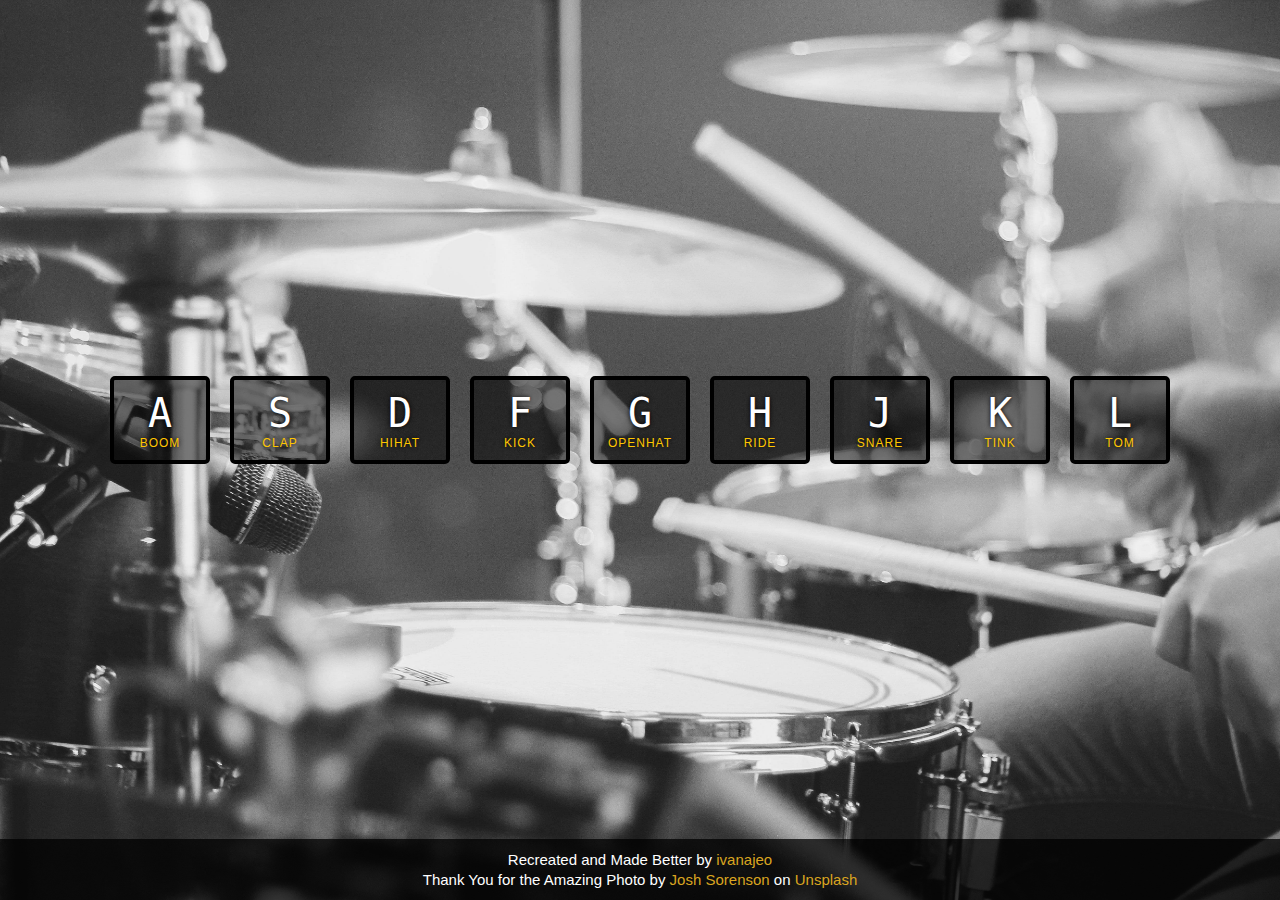
<file: 01_JavaScriptDrumKit/index.html>
<!DOCTYPE html>
<html lang="en">
<head>
    <meta charset="UTF-8">
    <meta name="viewport" content="width=device-width, initial-scale=1.0">
    <link rel="stylesheet" href="style.css">
    <script src="script.js" defer></script>
    <link rel="icon" href="./drum-solid.ico" />
        <title>JS Drum Kit | Better JavaScript30</title>
</head>
<body>
    <div class="container">
        <main class="main">
            <div class="keys">
                <div data-key="65" class="key">
                    <kbd>A</kbd>
                    <span class="sound">boom</span>
                </div>
                <div data-key="83" class="key">
                    <kbd>S</kbd>
                    <span class="sound">clap</span>
                </div>
                <div data-key="68" class="key">
                    <kbd>D</kbd>
                    <span class="sound">hihat</span>
                </div>
                <div data-key="70" class="key">
                    <kbd>F</kbd>
                    <span class="sound">kick</span>
                </div>
                <div data-key="71" class="key">
                    <kbd>G</kbd>
                    <span class="sound">openhat</span>
                </div>
                <div data-key="72" class="key">
                    <kbd>H</kbd>
                    <span class="sound">ride</span>
                </div>
                <div data-key="74" class="key">
                    <kbd>J</kbd>
                    <span class="sound">snare</span>
                </div>
                <div data-key="75" class="key">
                    <kbd>K</kbd>
                    <span class="sound">tink</span>
                </div>
                <div data-key="76" class="key">
                    <kbd>L</kbd>
                    <span class="sound">tom</span>
                </div>
            </div>
            <audio data-key="65" src="sounds/boom.wav"></audio>
            <audio data-key="83" src="sounds/clap.wav"></audio>
            <audio data-key="68" src="sounds/hihat.wav"></audio>
            <audio data-key="70" src="sounds/kick.wav"></audio>
            <audio data-key="71" src="sounds/openhat.wav"></audio>
            <audio data-key="72" src="sounds/ride.wav"></audio>
            <audio data-key="74" src="sounds/snare.wav"></audio>
            <audio data-key="75" src="sounds/tink.wav"></audio>
            <audio data-key="76" src="sounds/tom.wav"></audio>
        </main>
        <footer class="footer">
            <div class="profile">
                Recreated and Made Better by <a href="https://github.com/ivanajeo/better-javascript30/tree/main/01_JavaScriptDrumKit" class="github-link" target="_blank" rel="noopener noreferrer">ivanajeo</a>
            </div>
            
            Thank You for the Amazing Photo by <a href="https://unsplash.com/@joshsorenson?utm_content=creditCopyText&utm_medium=referral&utm_source=unsplash" class="photo-link" target="_blank" rel="noopener noreferrer">Josh Sorenson</a> on <a href="https://unsplash.com/photos/person-playing-drums-MjIMc6uhwrE?utm_content=creditCopyText&utm_medium=referral&utm_source=unsplash" class="photo-link" target="_blank" rel="noopener noreferrer">Unsplash</a>
            
        </footer>
    </div>
</body>
</html>
</file>
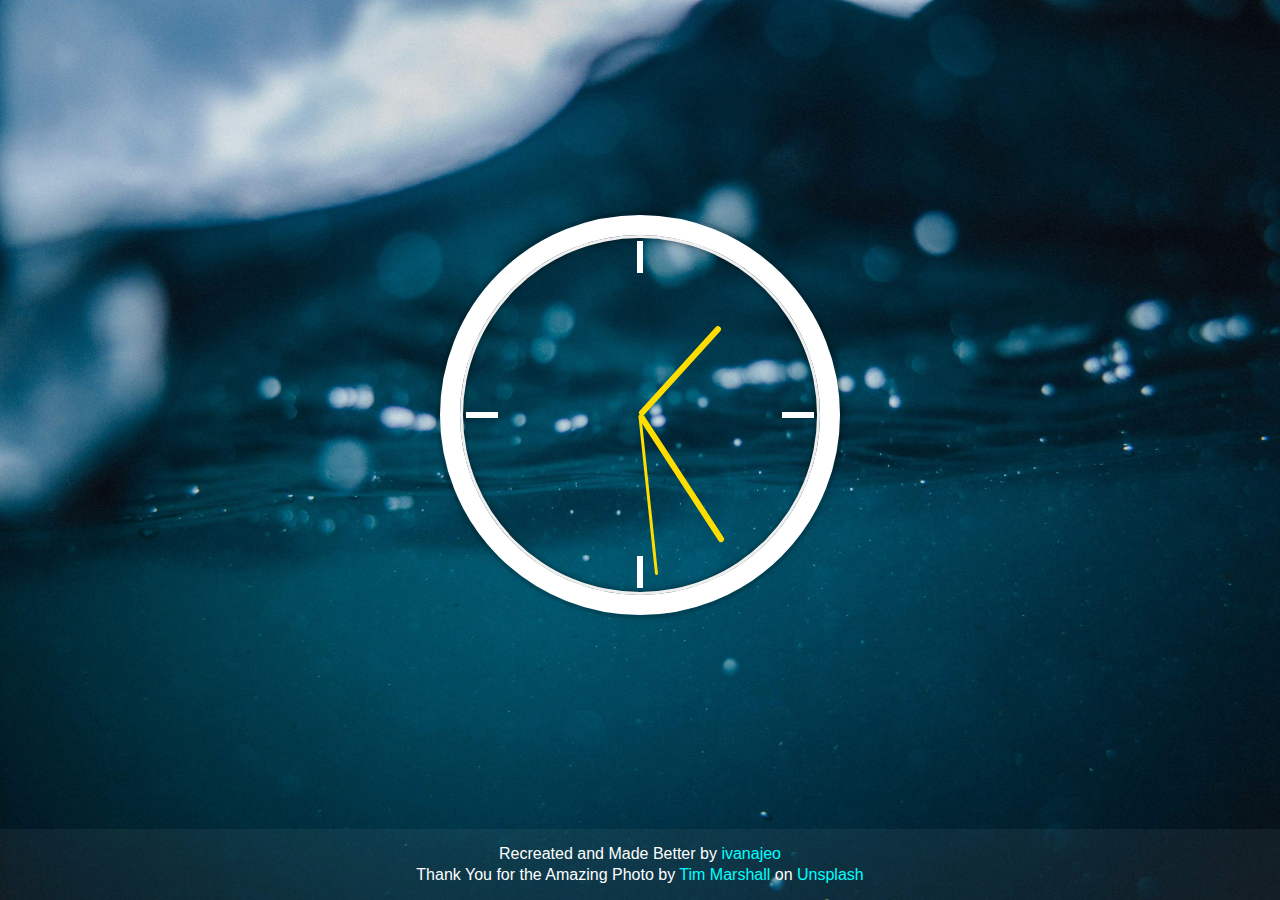
<file: 02_JsAndCssClock/index.html>
<!DOCTYPE html>
<html lang="en">
<head>
    <meta charset="UTF-8">
    <meta name="viewport" content="width=device-width, initial-scale=1.0">
    <link rel="stylesheet" href="style.css">
    <script src="script.js" defer></script>
    <link rel="icon" href="./clock-regular.ico">
    <title>JS and CSS Clock | Better JavaScript30</title>
</head>
<body>
    <div class="container">
        <main class="main">
            <div class="clock">
                <div class="clock-face">
                    <div class="time twelve"></div>
                    <div class="time three"></div>
                    <div class="time six"></div>
                    <div class="time nine"></div>
                    <div class="hand second-hand"></div>
                    <div class="hand minute-hand"></div>
                    <div class="hand hour-hand"></div>
                </div>
            </div>
        </main>

        <footer class="footer">
            <div class="profile">
                Recreated and Made Better by <a href="https://github.com/ivanajeo/better-javascript30/tree/main/02_JsAndCssClock" class="github-link" target="_blank" rel="noopener noreferrer">ivanajeo</a>
            </div>
            <div class="credit">
                Thank You for the Amazing Photo by <a href="https://unsplash.com/@timmarshall?utm_content=creditCopyText&utm_medium=referral&utm_source=unsplash" class="photo-link" target="_blank" rel="noopener noreferrer">Tim Marshall</a> on <a href="https://unsplash.com/photos/body-of-water-dYO_5KOMEkA?utm_content=creditCopyText&utm_medium=referral&utm_source=unsplash" class="photo-link" target="_blank" rel="noopener noreferrer">Unsplash</a>
  
            </div>
        </footer>
    </div>
</body>
</html>
</file>
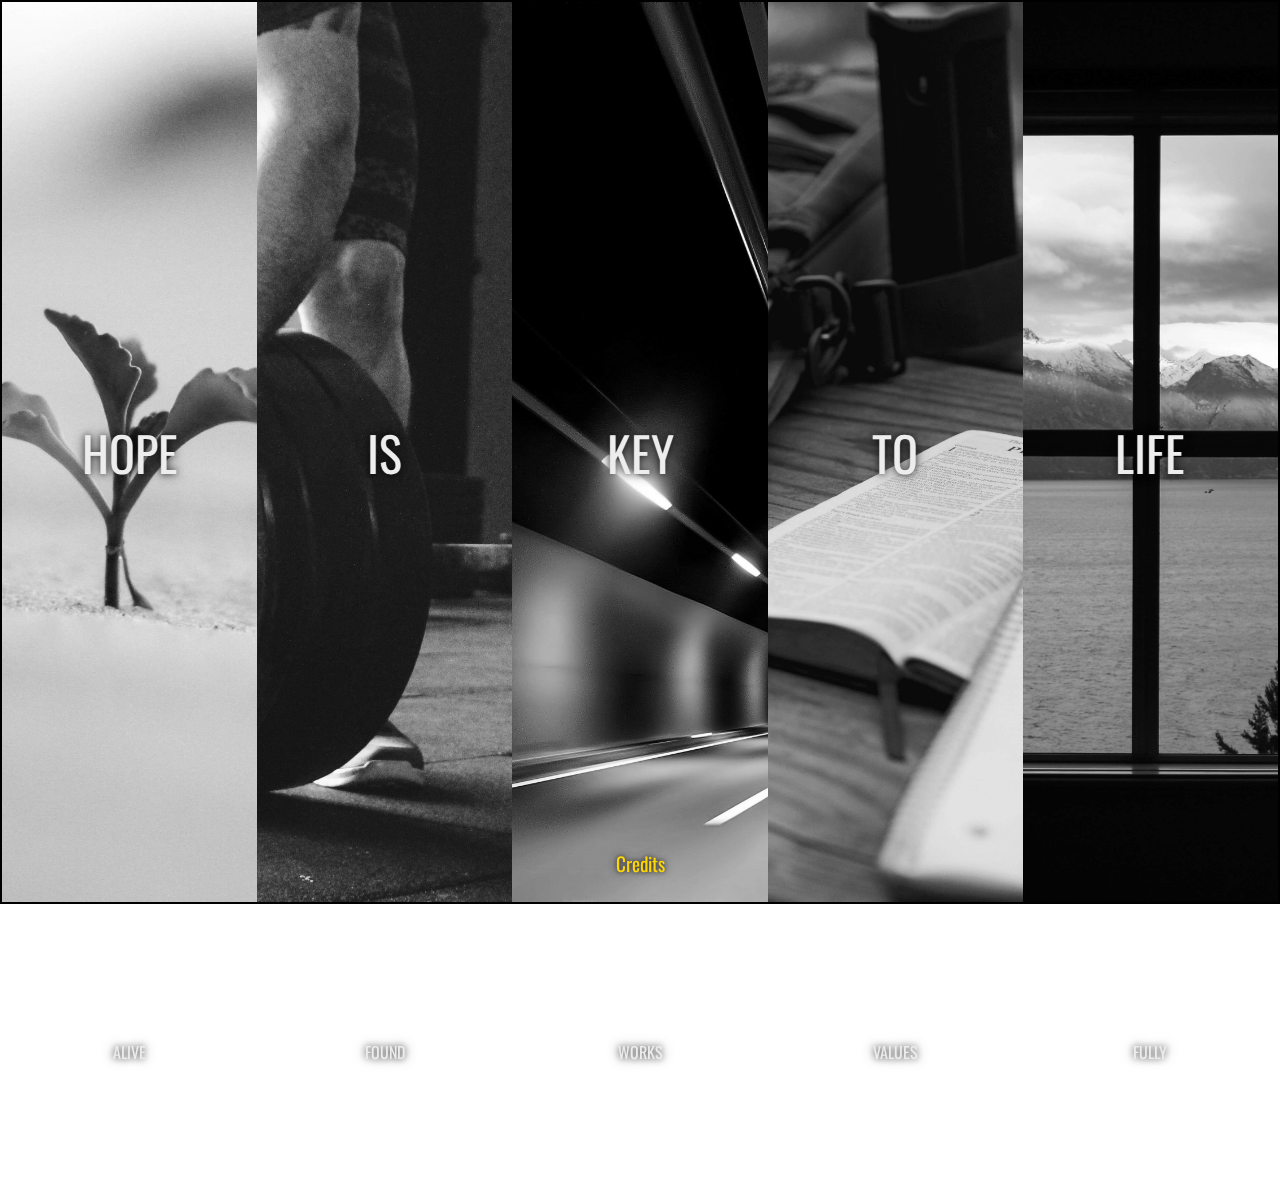
<file: 05_FlexPanelGallery/index.html>
<!DOCTYPE html>
<html lang="en">
<head>
    <meta charset="UTF-8">
    <meta name="viewport" content="width=device-width, initial-scale=1.0">
    <script src="script.js" defer></script>
    <link rel="preconnect" href="https://fonts.googleapis.com">
    <link rel="preconnect" href="https://fonts.gstatic.com" crossorigin>
    <link href="https://fonts.googleapis.com/css2?family=Oswald:wght@200..700&display=swap" rel="stylesheet">
    <link rel="stylesheet" href="style.css">
    <link rel="icon" href="./book-icon.ico">
    <title>Flex Panels | Better JavaScript30</title>
</head>
<body>
    <div class="container">
        <main class="main">
            <div class="panels">
                <div class="panel panel1">
                    <p class="word word1">Keep</p>
                    <p class="word word2">Hope</p>
                    <p class="word word3">Alive</p>
                </div>
                <div class="panel panel2">
                    <p class="word word1">Joy</p>
                    <p class="word word2">Is</p>
                    <p class="word word3">Found</p>
                </div>
                <div class="panel panel3">
                    <p class="word word1">The</p>
                    <p class="word word2">Key</p>
                    <p class="word word3">Works</p>
                </div>
                <div class="panel panel4">
                    <p class="word word1">Stick</p>
                    <p class="word word2">To</p>
                    <p class="word word3">Values</p>
                </div>
                <div class="panel panel5">
                    <p class="word word1">Live</p>
                    <p class="word word2">Life</p>
                    <p class="word word3">Fully</p>
                </div>
            </div>
        </main>
        <footer class="footer">
            <a href="https://github.com/ivanajeo/better-javascript30/blob/main/05_FlexPanelGallery/README.md#credits" class="credit-link" target="_blank" rel="noopener noreferrer">Credits</a>
        </footer>
    </div>
</body>
</html>
</file>
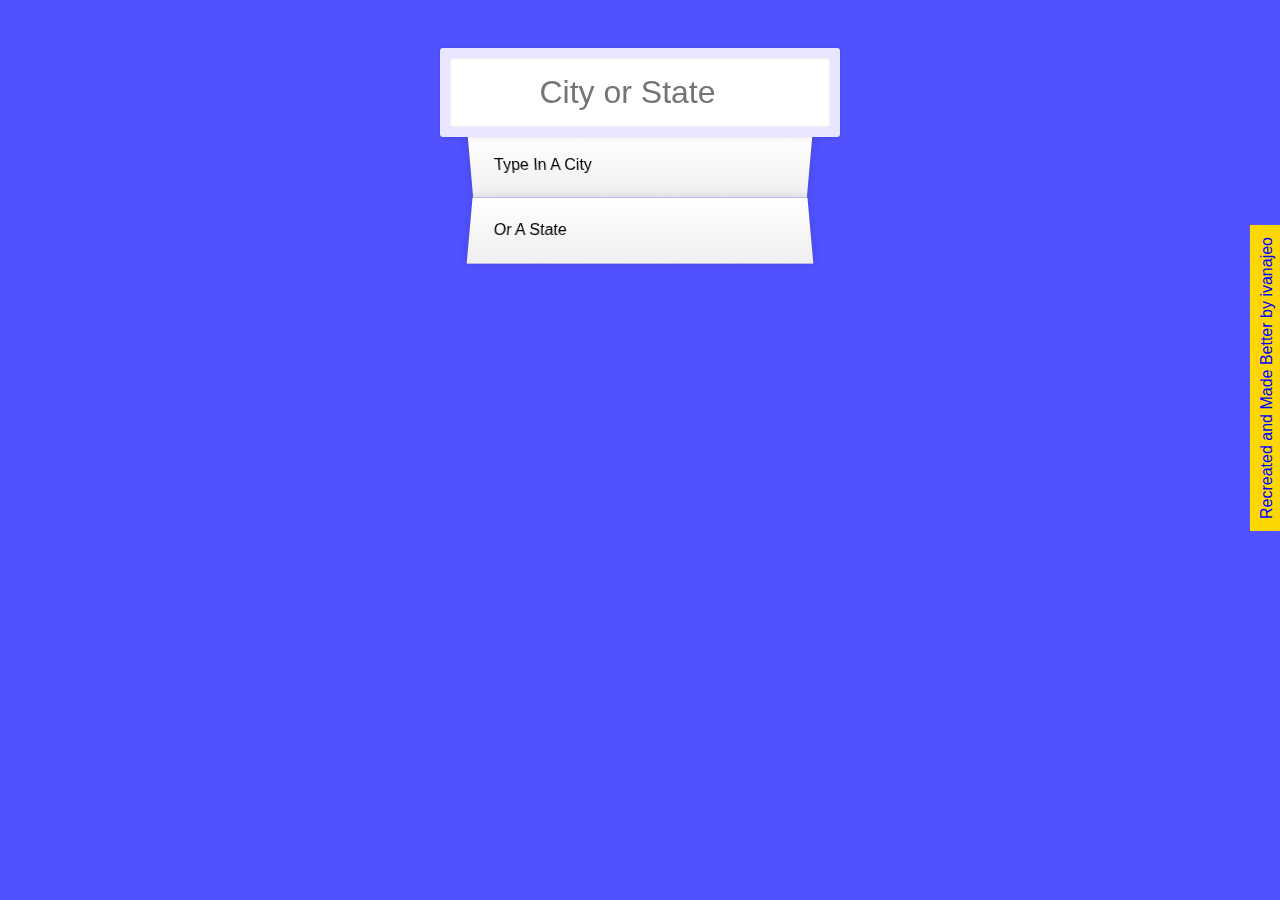
<file: 06_TypeAhead/index.html>
<!DOCTYPE html>
<html lang="en">
<head>
    <meta charset="UTF-8">
    <meta name="viewport" content="width=device-width, initial-scale=1.0">
    <script src="./script.js" defer></script>
    <link rel="stylesheet" href="style.css">
    <link rel="icon" href="./address-book-icon.ico">
    <title>JS Address Book | Better JavaScript30</title>
</head>
<body>
    <div class="container">
        <main class="main">
            <form class="search-form">
                <input type="search" placeholder="City or State" class="search">
                <ul class="suggestions">
                    <li>Type in a city</li>
                    <li>or a state</li>
                </ul>
            </form>
        </main>
        <footer class="footer">
            Recreated and Made Better by <a href="https://github.com/ivanajeo/better-javascript30/tree/main/06_TypeAhead" class="github-link" target="_blank" rel="noopener noreferrer">ivanajeo</a>
        </footer>
    </div>
</body>
</html>
</file>
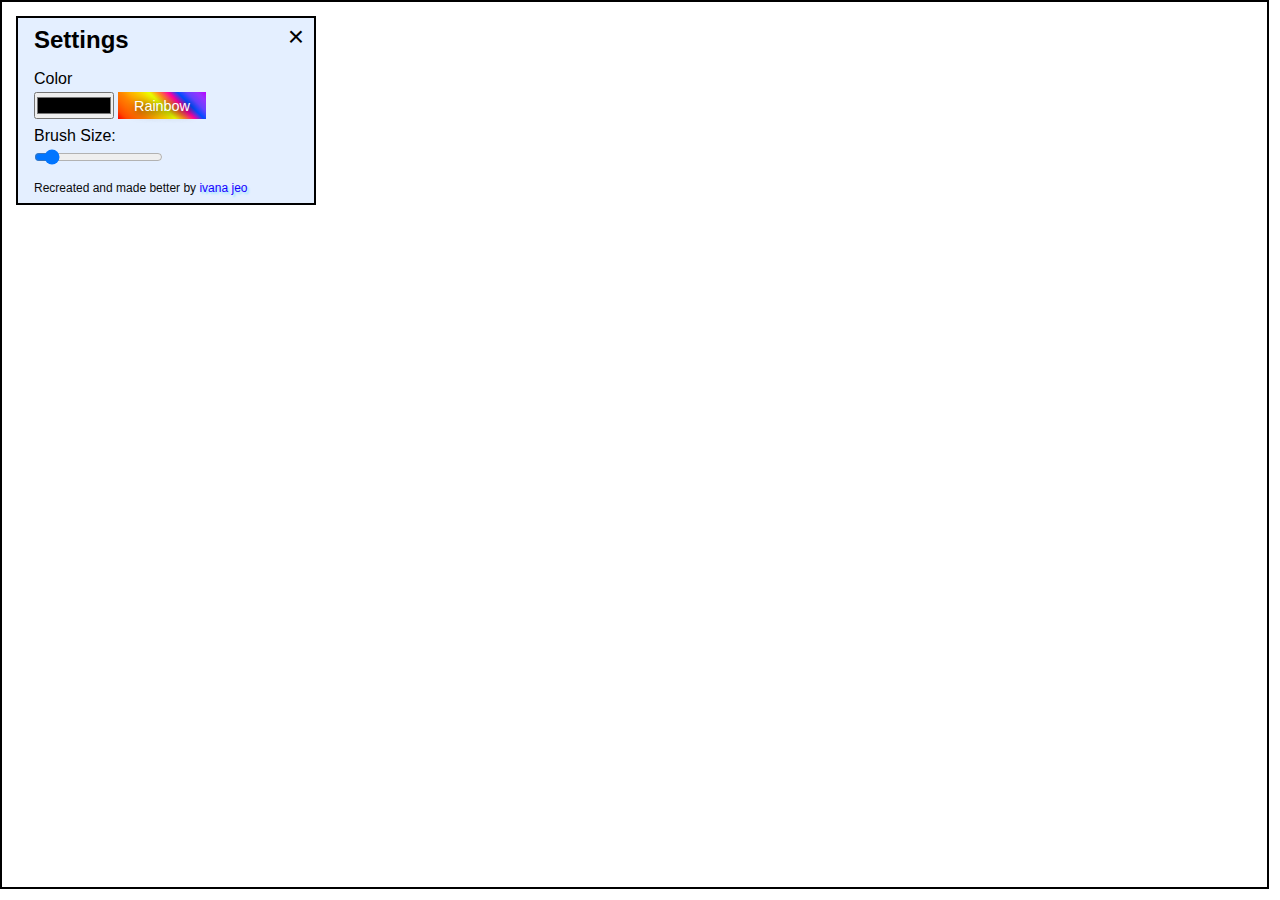
<file: 08_InteractiveCanvas/index.html>
<!DOCTYPE html>
<html lang="en">
<head>
    <meta charset="UTF-8">
    <meta name="viewport" content="width=device-width, initial-scale=1.0">
    <script src="./script.js" defer></script>
    <link rel="stylesheet" href="style.css">
    <link rel="icon" href="./paint-brush-icon.ico">
    <title>An Interactive Canvas | Better JavaScript30</title>
</head>
<body>
    <div class="container">
        <div class="settings-panel">
            <h3 class="settings__title">Settings</h3>
            <div class="close-btn">×</div>
            <div class="inputs">
                <div class="input input1">
                    <label for="color">Color</label>
                    <div class="color-box">
                        <input type="color" value="#000000" class="color-choose">
                        <div class="btn color-rainbow">Rainbow</div>
                    </div>
                </div>
                <div class="input input2">
                    <label for="brush-size">Brush Size:</label>
                    <input type="range" class="brush-size" id="brush-size" name="brush-size" min="1" max="100" value="10">
                </div>
                <div class="credit">
                    Recreated and made better by <a href="https://github.com/ivanajeo/better-javascript30/tree/main/08_InteractiveCanvas" class="github-link" target="_blank" rel="noopener noreferrer">ivana jeo</a>
                </div>
            </div>
        </div>
        <div class="settings-vertical">Settings</div>
        <canvas class="canvas"></canvas>
    </div>
</body>
</html>
</file>
<file: 01_JavaScriptDrumKit/style.css>
html {
    font-size: 10px;
}
/*
  Josh's Custom CSS Reset
  https://www.joshwcomeau.com/css/custom-css-reset/
*/
*, *::before, *::after {
    box-sizing: border-box;
  }
  * {
    margin: 0;
    padding: 0;
  }
  body {
    -webkit-font-smoothing: antialiased;
  }
  img, picture, video, canvas, svg {
    display: block;
    max-width: 100%;
  }
  input, button, textarea, select {
    font: inherit;
  }
  p, h1, h2, h3, h4, h5, h6 {
    overflow-wrap: break-word;
  }
  #root, #__next {
    isolation: isolate;
  }


body {
    background: url("./drum-background.jpg");
    background-size: cover;
    background-attachment: fixed;
    font-family: sans-serif;
}

.container {
    min-height: 100vh;
    
    display: flex;
    flex-direction: column;
    justify-content: center;
    align-items: center;
}

.main {
    margin: auto 0;
    width: 100%;
}

.keys {
    display: flex;
    justify-content: center;
    flex: 1;
}

.key {
    border: 0.4rem solid black;
    max-width: 10rem;
    flex: 1;
    background: rgba(0,0,0,0.5);
    text-shadow: 0 0 .5rem black;
    color: white;
    text-align: center;
    border-radius: 0.5rem;
    margin: 1rem;
    padding: 1rem 0.5rem;

    transition: all 0.07s ease;
}

/* class to make changes on the buttons when keyboard button pressed */
.playing {
    transform: scale(1.1);
    border-color: #ffc600;
    box-shadow: 0 0 1rem #ffc600;
}

kbd {
    display: block;
    font-size: 4rem;
}

.sound {
    font-size: 1.2rem;
    text-transform: uppercase;
    letter-spacing: 0.1rem;
    color: #ffc600;
}

.footer {
    width: 100%;
    text-align: center;
    font-size: 1.5rem;
    background-color: rgba(0,0,0,0.75);
    color: white;
    padding: 1.2rem;
}

a {
    cursor: pointer;
    text-decoration: none;    
    color: goldenrod;
}

.profile {
    margin-bottom: 3px;
}

.github-link:is(:hover, :active) {
    letter-spacing: 0.5px;
    color: rgb(248, 241, 48);
}

.photo-link:is(:hover, :active) {
    color: rgb(255, 223, 40);
}
</file>
<file: 02_JsAndCssClock/style.css>
/*
  Josh's Custom CSS Reset
  https://www.joshwcomeau.com/css/custom-css-reset/
*/
*, *::before, *::after {
    box-sizing: border-box;
  }
  * {
    margin: 0;
    padding: 0;
  }
  body {
    -webkit-font-smoothing: antialiased;
  }
  img, picture, video, canvas, svg {
    display: block;
    max-width: 100%;
  }
  input, button, textarea, select {
    font: inherit;
  }
  p, h1, h2, h3, h4, h5, h6 {
    overflow-wrap: break-word;
  }
  #root, #__next {
    isolation: isolate;
  }

body {
    background: url('./underwater-background.jpg');
    background-size: cover;
    background-attachment: fixed;
    background-repeat: no-repeat;
    font-family: sans-serif;
}

.container {
    min-height: 100vh;
    display: flex;
    flex-direction: column;
    align-items: center;
    justify-content: center;
}

.main {
    width: 100%;
    height: 100%;
    margin: auto 0;

    display: flex;
    justify-content: center;
}

.clock {
    border: 20px solid rgb(255, 255, 255);
    border-radius: 50%;
    width: 25rem;
    height: 25rem;

    position: relative;
    padding: 1.2rem;
    box-shadow:
        0 0 0 4px rgba(0,0,0,0.1),
        inset 0 0 0 3px #EFEFEF,
        inset 0 0 10px black,
        0 0 10px rgba(0,0,0,0.2);
}

.clock-face {
    position: relative;
    width: 100%;
    height: 100%;
}

.time {
    position: absolute;
    width: 10%;
    height: 6px;
    background-color: rgb(255, 255, 255);
    transform: translateY(-50%); /* to center the element right in the middle*/
}

.nine {
    top: 50%;
    left: -4%;
}

.twelve {
    transform: rotate(90deg);
    transform-origin: 0%;
    top: -5%;
    left: 50%;
}

.three {
    top: 50%;
    right: -4%;
}

.six {
    transform: rotate(90deg);
    transform-origin: 0%;
    bottom: 5%;
    left: 50%;
}

.hand {
    width: 50%;
    height: 6px;
    background-color: rgb(255, 221, 0);
    border-radius: 3px;

    position: absolute;
    top: 50%;
    transform-origin: 100%;
    transform: translateY(-50%) rotate(270deg);
    transition: all 0.05s;
    transition-timing-function: cubic-bezier(0.1, 2.7, 0.58, 1) !important;
}

.second-hand {
    height: 3px;
}

.minute-hand {
    width: 47%;
    left: 3%;
}

.hour-hand {
    width: 37%;
    left: 13%;
}

.footer {
    width: 100%;
    text-align: center;
    padding: 1rem;
    background-color: rgba(255, 255, 255, 0.05);
    color: white;
}

.footer a {
    cursor: pointer;
    color: cyan;
    text-decoration: none;
}

.footer a:is(:hover, :active) {
    color: rgb(174, 255, 0);
}

.profile {
    margin-bottom: 3px;
}

.profile .github-link:is(:hover, :active) {
    letter-spacing: 0.5px;
    color: rgb(255, 255, 0);
    text-shadow: 0 0 2px rgba(255, 255, 255, 0.5);
}
</file>
<file: 05_FlexPanelGallery/style.css>
html {
    font-size: 16px;
}

/*
Josh's Custom CSS Reset
https://www.joshwcomeau.com/css/custom-css-reset/
*/
*, *::before, *::after {
    box-sizing: border-box;
}
* {
    margin: 0;
    padding: 0;
}
body {
    -webkit-font-smoothing: antialiased;
}
img, picture, video, canvas, svg {
    display: block;
    max-width: 100%;
}
input, button, textarea, select {
    font: inherit;
}
p, h1, h2, h3, h4, h5, h6 {
    overflow-wrap: break-word;
}
#root, #__next {
    isolation: isolate;
}

body {
    border: 2px solid rgb(0, 0, 0);
    font-family: "Oswald", sans-serif;
    color:#faebd7;
}

.container {
    min-height: 100vh;
    
    display: flex;
    flex-direction: column;
}

.main {
    position: relative;
    flex: 1;
    
    display: flex;
    flex-direction: column;
}

.panels {
    flex: 1;
    
    display: flex;
}

.panel {
    user-select: none;;
    flex: 1;
    
    display: flex;
    flex-direction: column;
    
    background-size: cover;
    background-position: center;
    filter: grayscale(100%);

    /* transition for the .panel.open */
    transition:
    font-size 1s cubic-bezier(0.61,-0.19, 0.7,-0.11),
    flex 0.7s cubic-bezier(0.61,-0.19, 0.7,-0.11),
    background 0.2s;
}

.panel.open {
    flex: 5;
    filter: grayscale(0%);
}

.panel1 {background-image: url(./panel-img-1.jpg);}
.panel2 {background-image: url(./panel-img-5.jpg);}
.panel3 {background-image: url(./panel-img-3.jpg);}
.panel4 {background-image: url(./panel-img-4.jpg);}
.panel5 {background-image: url(./panel-img-2.jpg);}

.word {
    text-shadow: 0 0 7px rgba(0, 0, 0, 0.72), 0 0 14px rgba(0, 0, 0, 0.45);

    flex: 1;

    display: flex;
    flex-direction: column;
    justify-content: center;
    align-items: center;

    text-transform: uppercase;

    /* transition for the words in panel */
    transition: transform 0.5s;
}

.panel > .word1 {
    transform: translateY(-100%);
}

.panel.active > .word1 {
    transform: translateY(0%);
    font-size: 3em;
    justify-content: flex-end;
}

.panel > .word2 {
    font-size: 3em;
}

.panel.active > .word2 {
    font-size: 7em;
}

.panel > .word3 {
    transform: translateY(100%);
}

.panel.active > .word3 {
    transform: translateY(0%);
    font-size: 3em;
    justify-content: flex-start;
}

.footer {
    position: absolute;
    transform: translateX(-50%);
    bottom: 2.5%;
    left: 50%;
}

.credit-link {
    font-size: 1.2em;
    cursor: pointer;
    text-decoration: none;
    color: rgb(255, 215, 0);
    text-shadow: 0 0 5px rgba(0, 0, 0, 0.72), 0 0 10px rgba(0, 0, 0, 0.45);
}

.credit-link:is(:hover, :active) {
    color: antiquewhite;
    text-shadow: 0 0 5px rgba(255, 215, 0, 0.72), 0 0 10px rgba(255, 215, 0, 0.45);

}
@media (max-width: 900px) {
    html {
        /* to change every font when the width is less than 900px */
        font-size: 10px;
    }
}
</file>
<file: 06_TypeAhead/style.css>
/*
  Josh's Custom CSS Reset
  https://www.joshwcomeau.com/css/custom-css-reset/
*/
*, *::before, *::after {
    box-sizing: border-box;
  }
  * {
    margin: 0;
    padding: 0;
  }
  body {
    -webkit-font-smoothing: antialiased;
  }
  img, picture, video, canvas, svg {
    display: block;
    max-width: 100%;
  }
  input, button, textarea, select {
    font: inherit;
  }
  p, h1, h2, h3, h4, h5, h6 {
    overflow-wrap: break-word;
  }
  #root, #__next {
    isolation: isolate;
  }

body {
    font-family: sans-serif;
    background-color: rgb(81, 81, 255);
}

.highlight {
    background-color: rgb(255, 215, 0);
}

.container {
    min-height: 100vh;

    padding-top: 3rem;
    display: flex;
    flex-direction: column;

    align-items: center;
}

.main {
    width: 100%;

    display: flex;
    flex-direction: column;
    align-items: center;
    margin-bottom: auto;
}

.search-form {
    width: 400px;
}

.search {
    border: 10px solid #e8e6ff;
    border-radius: 3px;
    width: 100%;
    padding: 1rem;
    text-align: center;
    font-size: 2rem;
    margin-bottom: -0.5rem;

    position: relative;
    z-index: 2;

    box-shadow: 0 0 5px rgba(0, 0, 0, 0.12), inset 0 0 2px rgba(0, 0, 0, 0.19);
}

.suggestions li {
    background-color: rgb(245, 245, 245);
    list-style: none;
    text-transform: capitalize;
    padding: 1.5rem;

    width: 85%;
    margin: 0 auto;

    box-shadow: 0 0 10px rgba(0, 0, 0, 0.14);

    display: flex;
    justify-content: space-between;  /* for population display */
}

.suggestions li:hover {
    filter: brightness(90%);
}

.suggestions li:nth-child(odd) {
    transform: perspective(100px) rotateX(-3deg) translateY(3px);
    background: linear-gradient(to bottom,  #ffffff 0%,#EFEFEF 100%);;
}

.suggestions li:nth-child(even) {
    transform: perspective(100px) rotateX(3deg) translateY(2px) scale(1.001);
    background: linear-gradient(to bottom,  #ffffff 0%,#EFEFEF 100%);;
}

.population {
    font-size: 0.9rem;
}

.footer {
    position: absolute;
    right: 0;
    top: 25%;
    
    transform: rotate(-90deg) translateY(-100%);
    transform-origin: right top;
    
    padding: 0.5rem 0.75rem 0.25rem 0.75rem;

    color: rgb(0, 0, 255);
    background-color: rgb(255, 215, 0);
}

.github-link {
    cursor: pointer;
    color: rgb(0, 0, 255);
    text-decoration: none;
}

.github-link:is(:hover, :active) {
    letter-spacing: 0.5px;
    font-weight: 500;
    color: rgb(0, 174, 255);
    text-shadow: 0 0 2px rgba(255, 255, 255, 0.5);
}
</file>
<file: 08_InteractiveCanvas/style.css>
/*
  Josh's Custom CSS Reset
  https://www.joshwcomeau.com/css/custom-css-reset/
*/
*, *::before, *::after {
    box-sizing: border-box;
  }
  * {
    margin: 0;
    padding: 0;
  }
  body {
    -webkit-font-smoothing: antialiased;
  }
  img, picture, video, canvas, svg {
    display: block;
  }
  input, button, textarea, select {
    font: inherit;
  }
  p, h1, h2, h3, h4, h5, h6 {
    overflow-wrap: break-word;
  }
  #root, #__next {
    isolation: isolate;
  }


body {
    font-family: sans-serif;
}

.container {
    position: relative;
    user-select: none;
}

.canvas {
    border: 2px solid black;
}

.settings-panel {
    border: 2px solid black;
    background-color: rgba(201, 223, 255, 0.5);
    position: absolute;

    width: 300px;
    padding: 1rem;
    margin: 1rem;

    transform: translateX(0%);
    transition: all 0.5s ease;
}

.settings__title {
    font-size: 1.5rem;
    margin-top: -0.5rem;
    margin-bottom: 1rem;
}

.settings-vertical {
    position: absolute;

    transform-origin: center center; 
    
    border: 2px solid black;
    background-color: rgba(66, 141, 252, 0.5);

    left: 0%;
    top: 13%;
    padding: 0.25rem 0.5rem;

    transform: rotate(90deg) translateY(200%);

    transition: all 0.5s ease;
}

.settings-panel.close {
    transform: translateX(-110%);
}

.settings-vertical.open {
    transform: rotate(90deg) translateY(85%);

}

.close-btn {
    cursor: pointer;
    color: black;
    padding: 0.1em 0.35em;
    position: absolute;
    font-size: 1.75rem;
    top: 0;
    right: 0;
}

.close-btn:is(:hover, :active) {
    background-color:rgb(255, 0, 0);
    color: antiquewhite;
}

.input {
    margin-bottom: 0.5rem;
}

label {
    display: block;
    margin-bottom: 0.25rem;
  }
  
.btn {
    cursor: pointer;
    background-color: rgb(55, 78, 255);
    color: white;
    padding: 0.35rem 1rem;
    display: inline-block;
    font-size: 0.9rem;
  }
  
.btn:is(:hover) {
    background-image: linear-gradient(
        45deg,
        hsl(0deg 75% 50%) 0%,
        hsl(17deg 75% 50%) 8%,
        hsl(25deg 75% 50%) 17%,
        hsl(31deg 75% 50%) 25%,
        hsl(41deg 75% 50%) 33%,
        hsl(51deg 75% 49%) 42%,
        hsl(65deg 75% 50%) 50%,
        hsl(27deg 75% 57%) 58%,
        hsl(322deg 75% 50%) 67%,
        hsl(222deg 75% 50%) 75%,
        hsl(251deg 75% 63%) 83%,
        hsl(269deg 75% 60%) 92%,
        hsl(284deg 75% 50%) 100%
      );
    border: 1px solid black;
}

.btn:is(:active) {
    filter: brightness(80%);
    border: 1px solid black;
}

.color-box {
    display: flex;
    align-items: center;
    gap: 0.25rem;
  }
  
.color-choose {
    width: 80px;
}

.color-rainbow {
    text-shadow: 2px 2px 10px rgba(0, 0, 0, 1);
    background-image: linear-gradient(
  45deg,
  hsl(0deg 100% 50%) 0%,
  hsl(17deg 100% 50%) 8%,
  hsl(25deg 100% 50%) 17%,
  hsl(31deg 100% 50%) 25%,
  hsl(41deg 100% 50%) 33%,
  hsl(51deg 100% 49%) 42%,
  hsl(65deg 100% 50%) 50%,
  hsl(27deg 100% 57%) 58%,
  hsl(322deg 100% 50%) 67%,
  hsl(222deg 100% 50%) 75%,
  hsl(251deg 100% 63%) 83%,
  hsl(269deg 100% 60%) 92%,
  hsl(284deg 100% 50%) 100%
);
}

.color-rainbow.clicked {
    background-image: linear-gradient(
        45deg,
        hsl(0deg 75% 50%) 0%,
        hsl(17deg 75% 50%) 8%,
        hsl(25deg 75% 50%) 17%,
        hsl(31deg 75% 50%) 25%,
        hsl(41deg 75% 50%) 33%,
        hsl(51deg 75% 49%) 42%,
        hsl(65deg 75% 50%) 50%,
        hsl(27deg 75% 57%) 58%,
        hsl(322deg 75% 50%) 67%,
        hsl(222deg 75% 50%) 75%,
        hsl(251deg 75% 63%) 83%,
        hsl(269deg 75% 60%) 92%,
        hsl(284deg 75% 50%) 100%
      );
    border: 1px solid black;
}

.credit {
  font-size: 0.75rem;
  color: rgb(12, 12, 12);
  margin-top: .75rem;
  margin-bottom: -0.5rem;
}

.github-link {
  cursor: pointer;
  color: rgb(25, 0, 255);
  text-decoration: none;
  text-shadow: 2px 2px 2px rgba(0, 208, 255, 0.35);
}

.github-link:is(:hover, :active) {
  font-weight: 700;
  color: rgb(0, 4, 255);
  text-shadow: 2px 2px 2px rgba(0, 208, 255, 0.55);
}
</file>
